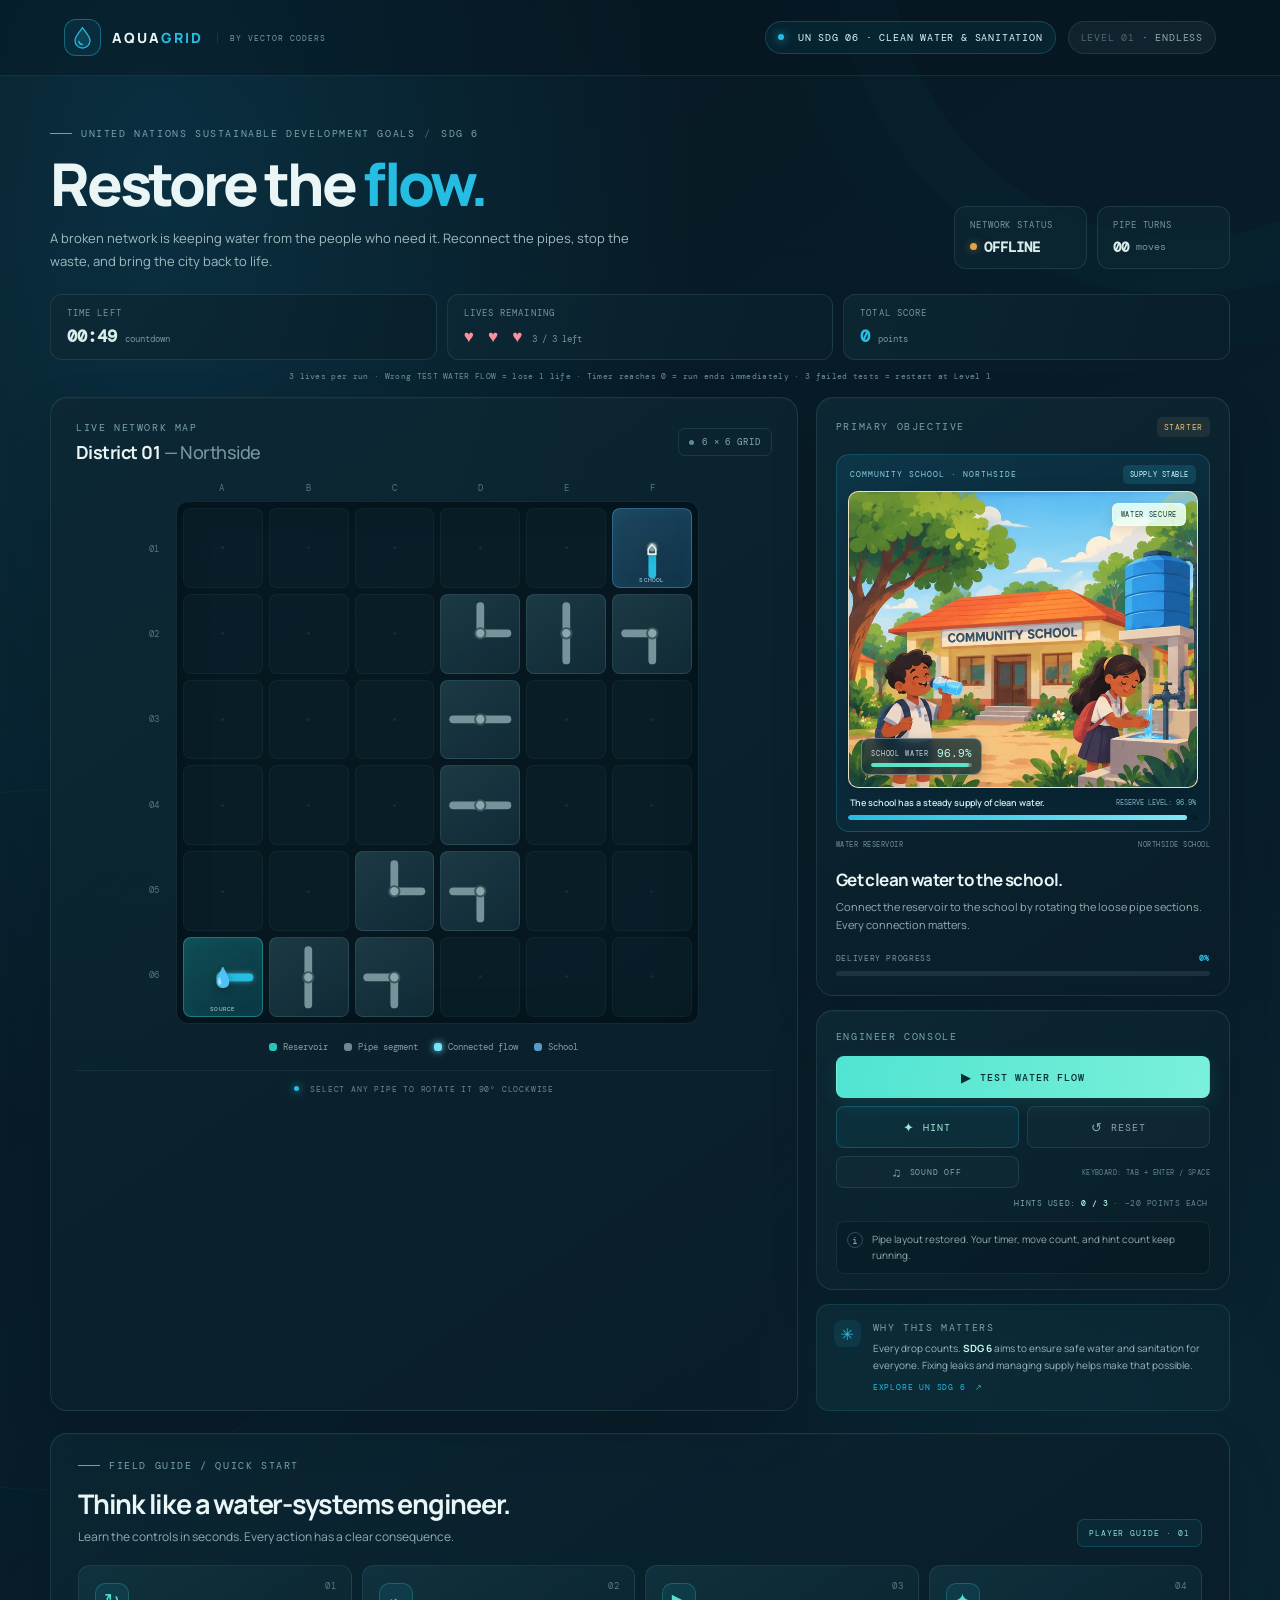
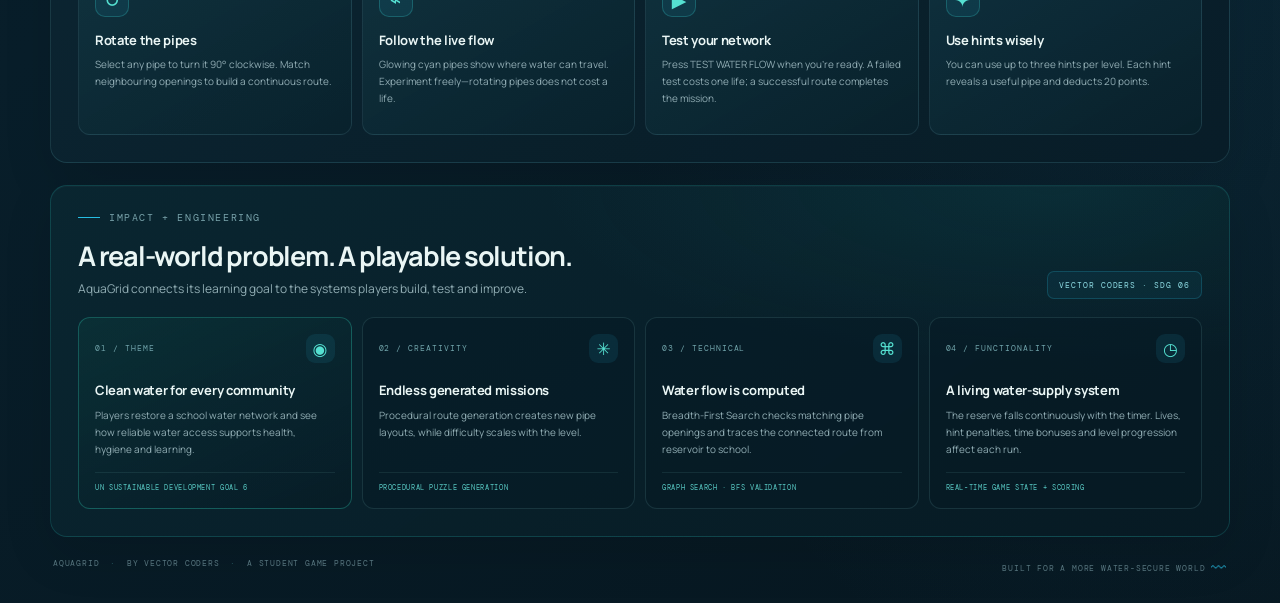
<file: index.html>
<!doctype html>
<html lang="en">
<head>
  <meta charset="utf-8">
  <meta name="viewport" content="width=device-width, initial-scale=1">
  <meta name="theme-color" content="#071b27">
  <meta name="description" content="AquaGrid by Vector Coders: an endless procedural water-network puzzle game inspired by UN Sustainable Development Goal 6.">
  <title>AquaGrid by Vector Coders — Restore the Flow</title>
  <link rel="preconnect" href="https://fonts.googleapis.com">
  <link rel="preconnect" href="https://fonts.gstatic.com" crossorigin>
  <link href="https://fonts.googleapis.com/css2?family=DM+Mono:wght@400;500&family=Manrope:wght@400;500;600;700;800&display=swap" rel="stylesheet">
  <link rel="stylesheet" href="style.css">
  <script src="game.js" defer></script>
</head>
<body>
  <div class="ambient ambient-one" aria-hidden="true"></div>
  <div class="ambient ambient-two" aria-hidden="true"></div>

  <header class="topbar">
    <a class="brand" href="#top" aria-label="AquaGrid home">
      <span class="brand-mark" aria-hidden="true">
        <svg viewBox="0 0 40 40" role="img"><path d="M20 4C15 12 8 18 8 25a12 12 0 0 0 24 0C32 18 25 12 20 4Z"/><path d="M14 26c.7 3.3 2.7 5 6 5"/></svg>
      </span>
      <span class="brand-name">AQUA<span>GRID</span></span>
      <span class="brand-credit">BY VECTOR CODERS</span>
    </a>
    <div class="topbar-right">
      <span class="sdg-pill"><span class="sdg-dot"></span> UN SDG 06 · CLEAN WATER & SANITATION</span>
      <span class="level-pill"><span id="level-number">LEVEL 01</span> · ENDLESS</span>
    </div>
  </header>

  <main id="top" class="page-shell">
    <section class="intro-row" aria-labelledby="game-title">
      <div class="intro-copy">
        <div class="eyebrow"><span class="eyebrow-line"></span> UNITED NATIONS SUSTAINABLE DEVELOPMENT GOALS <span class="eyebrow-separator">/</span> SDG 6</div>
        <h1 id="game-title">Restore the <span>flow.</span></h1>
        <p class="intro-text">A broken network is keeping water from the people who need it. Reconnect the pipes, stop the waste, and bring the city back to life.</p>
      </div>
      <div class="intro-stats" aria-label="Mission status">
        <div class="mini-stat">
          <span class="mini-stat-label">NETWORK STATUS</span>
          <span class="mini-stat-value"><i id="status-dot" class="status-dot"></i><b id="network-status">OFFLINE</b></span>
        </div>
        <div class="mini-stat">
          <span class="mini-stat-label">PIPE TURNS</span>
          <span class="mini-stat-value"><b id="turn-count">00</b><small> moves</small></span>
        </div>
      </div>
    </section>

    <section class="run-bar" aria-label="Run statistics">
      <div class="run-metric" id="timer-metric">
        <span class="run-metric-label">TIME LEFT</span>
        <span class="run-metric-value"><b id="time-left">00:50</b><small>countdown</small></span>
      </div>
      <div class="run-metric lives-metric">
        <span class="run-metric-label">LIVES REMAINING</span>
        <span class="run-metric-value"><b id="lives-left">♥ ♥ ♥</b><small id="lives-caption">3 / 3 left</small></span>
      </div>
      <div class="run-metric score-metric">
        <span class="run-metric-label">TOTAL SCORE</span>
        <span class="run-metric-value"><b id="total-score">0</b><small>points</small></span>
      </div>
    </section>
    <p class="run-rules-note">3 lives per run · Wrong TEST WATER FLOW = lose 1 life · Timer reaches 0 = run ends immediately · 3 failed tests = restart at Level 1</p>

    <section class="game-layout" aria-label="AquaGrid puzzle">
      <div class="board-panel panel">
        <div class="panel-heading">
          <div>
            <div class="section-kicker">LIVE NETWORK MAP</div>
            <h2><span id="district-number">District 01</span> <span class="muted-heading">— <span id="district-name">Northside</span></span></h2>
          </div>
          <div class="grid-tag"><span class="grid-tag-dot"></span> <span id="grid-size-label">6 × 6 GRID</span></div>
        </div>

        <div class="board-wrap">
          <div id="board-axis" class="board-axis axis-top" aria-hidden="true"></div>
          <div id="board-side-labels" class="board-side-labels" aria-hidden="true"></div>
          <div id="game-board" class="game-board" role="group" aria-label="Pipe puzzle grid. Select a pipe to rotate it clockwise."></div>
        </div>

        <div class="board-legend" aria-label="Map legend">
          <span><i class="legend-source"></i> Reservoir</span>
          <span><i class="legend-pipe"></i> Pipe segment</span>
          <span><i class="legend-flow"></i> Connected flow</span>
          <span><i class="legend-target"></i> School</span>
        </div>
        <div class="board-footnote"><span class="pulse-dot"></span> SELECT ANY PIPE TO ROTATE IT 90° CLOCKWISE</div>
      </div>

      <aside class="side-panel" aria-label="Mission controls and information">
        <section class="panel mission-card">
          <div class="card-topline"><span class="section-kicker">PRIMARY OBJECTIVE</span><span id="difficulty-tag" class="priority-tag">STARTER</span></div>
          <div class="school-scene scene-healthy" id="school-scene">
            <div class="school-scene-heading">
              <span class="scene-tag">COMMUNITY SCHOOL · NORTHSIDE</span>
              <span class="scene-status" id="school-status">SUPPLY STABLE</span>
            </div>
            <div class="school-art-frame" id="school-art-frame" role="img" aria-label="Community school with students using a clean-water station; the scene changes as the countdown falls.">
              <img class="school-illustration" id="school-illustration" data-scene="healthy" src="school-stable.webp" alt="A sunny illustrated community school with a full water tank and students using clean water" width="676" height="574">
              <div class="school-art-wash" aria-hidden="true"></div>
              <div class="school-art-dust" aria-hidden="true"></div>
              <div class="school-art-meter" aria-hidden="true">
                <span class="art-meter-label">SCHOOL WATER</span>
                <strong id="school-art-reserve">100%</strong>
                <span class="art-meter-track"><i id="school-art-reserve-fill"></i></span>
              </div>
              <div class="school-art-state" id="school-art-state">WATER SECURE</div>
            </div>
            <div class="school-scene-caption"><strong id="school-status-caption">Students have reliable access to clean water.</strong><span id="school-status-detail">RESERVE LEVEL: 100%</span></div>
            <div class="school-reserve-track"><div id="school-reserve-fill" class="school-reserve-fill"></div></div>
          </div>
          <div class="mission-route-labels"><span>WATER RESERVOIR</span><span id="goal-name">NORTHSIDE SCHOOL</span></div>
          <h3>Get clean water to the school.</h3>
          <p class="mission-description">Connect the reservoir to the school by rotating the loose pipe sections. Every connection matters.</p>
          <div class="objective-progress">
            <div class="progress-label"><span>DELIVERY PROGRESS</span><b id="progress-text">0%</b></div>
            <div class="progress-track"><div id="progress-bar" class="progress-fill"></div></div>
          </div>
        </section>

        <section class="panel controls-card">
          <div class="section-kicker">ENGINEER CONSOLE</div>
          <div class="control-buttons">
            <button id="check-button" class="button button-primary" type="button">
              <span class="button-symbol">▶</span> TEST WATER FLOW
            </button>
            <div class="button-row">
              <button id="hint-button" class="button button-secondary" type="button"><span class="button-symbol">✦</span> HINT</button>
              <button id="reset-button" class="button button-quiet" type="button"><span class="button-symbol">↺</span> RESET</button>
            </div>
            <div class="button-row utility-row">
              <button id="sound-button" class="button button-quiet sound-button" type="button" aria-pressed="false"><span class="button-symbol">♫</span> SOUND OFF</button>
              <span class="utility-note">KEYBOARD: TAB + ENTER / SPACE</span>
            </div>
            <div class="hint-usage" id="hint-usage" aria-live="polite">HINTS USED: <strong id="hint-count">0 / 3</strong> <span>· −20 POINTS EACH</span></div>
          </div>
          <div id="feedback" class="feedback" role="status" aria-live="polite">
            <span class="feedback-icon">i</span>
            <span id="feedback-text">The network is offline. Rotate the pipes to build a route.</span>
          </div>
        </section>

        <section class="insight-card">
          <div class="insight-icon" aria-hidden="true">✳</div>
          <div>
            <div class="section-kicker">WHY THIS MATTERS</div>
            <p>Every drop counts. <strong>SDG 6</strong> aims to ensure safe water and sanitation for everyone. Fixing leaks and managing supply helps make that possible.</p>
            <a href="https://sdgs.un.org/goals/goal6" target="_blank" rel="noreferrer">EXPLORE UN SDG 6 <span>↗</span></a>
          </div>
        </section>
      </aside>
    </section>

    <section class="demo-section" aria-labelledby="quickstart-title">
    <div class="demo-section-heading">
      <div>
        <div class="eyebrow"><span class="eyebrow-line"></span> FIELD GUIDE / QUICK START</div>
        <h2 id="quickstart-title">Think like a water-systems engineer.</h2>
        <p>Learn the controls in seconds. Every action has a clear consequence.</p>
      </div>
      <div class="demo-section-tag">PLAYER GUIDE · 01</div>
    </div>
    <div class="quickstart-grid">
      <article class="quickstart-card"><span class="step-number">01</span><div class="quick-icon">↻</div><h3>Rotate the pipes</h3><p>Select any pipe to turn it 90° clockwise. Match neighbouring openings to build a continuous route.</p></article>
      <article class="quickstart-card"><span class="step-number">02</span><div class="quick-icon">⌁</div><h3>Follow the live flow</h3><p>Glowing cyan pipes show where water can travel. Experiment freely—rotating pipes does not cost a life.</p></article>
      <article class="quickstart-card"><span class="step-number">03</span><div class="quick-icon">▶</div><h3>Test your network</h3><p>Press TEST WATER FLOW when you're ready. A failed test costs one life; a successful route completes the mission.</p></article>
      <article class="quickstart-card"><span class="step-number">04</span><div class="quick-icon">✦</div><h3>Use hints wisely</h3><p>You can use up to three hints per level. Each hint reveals a useful pipe and deducts 20 points.</p></article>
    </div>
  </section>

  <section class="proof-section" aria-labelledby="proof-title">
    <div class="demo-section-heading proof-heading">
      <div>
        <div class="eyebrow"><span class="eyebrow-line"></span> IMPACT + ENGINEERING</div>
        <h2 id="proof-title">A real-world problem. A playable solution.</h2>
        <p>AquaGrid connects its learning goal to the systems players build, test and improve.</p>
      </div>
      <div class="demo-section-tag">VECTOR CODERS · SDG 06</div>
    </div>
    <div class="proof-grid">
      <article class="proof-card proof-impact"><div class="proof-card-top"><span class="proof-index">01 / THEME</span><span class="proof-symbol">◉</span></div><h3>Clean water for every community</h3><p>Players restore a school water network and see how reliable water access supports health, hygiene and learning.</p><span class="proof-foot">UN SUSTAINABLE DEVELOPMENT GOAL 6</span></article>
      <article class="proof-card"><div class="proof-card-top"><span class="proof-index">02 / CREATIVITY</span><span class="proof-symbol">✳</span></div><h3>Endless generated missions</h3><p>Procedural route generation creates new pipe layouts, while difficulty scales with the level.</p><span class="proof-foot">PROCEDURAL PUZZLE GENERATION</span></article>
      <article class="proof-card"><div class="proof-card-top"><span class="proof-index">03 / TECHNICAL</span><span class="proof-symbol">⌘</span></div><h3>Water flow is computed</h3><p>Breadth-First Search checks matching pipe openings and traces the connected route from reservoir to school.</p><span class="proof-foot">GRAPH SEARCH · BFS VALIDATION</span></article>
      <article class="proof-card"><div class="proof-card-top"><span class="proof-index">04 / FUNCTIONALITY</span><span class="proof-symbol">◷</span></div><h3>A living water-supply system</h3><p>The reserve falls continuously with the timer. Lives, hint penalties, time bonuses and level progression affect each run.</p><span class="proof-foot">REAL-TIME GAME STATE + SCORING</span></article>
    </div>
  </section>

  <footer class="footer-row">
      <span>AQUAGRID <span class="footer-divider">·</span> BY VECTOR CODERS <span class="footer-divider">·</span> A STUDENT GAME PROJECT</span>
      <span>BUILT FOR A MORE WATER-SECURE WORLD <span class="footer-wave">〰</span></span>
    </footer>
  </main>

  <div id="success-modal" class="modal-backdrop" hidden>
    <section class="success-modal" role="dialog" aria-modal="true" aria-labelledby="success-title">
      <div class="success-burst" aria-hidden="true">✓</div>
      <div class="section-kicker">MISSION COMPLETE</div>
      <h2 id="success-title">The water is flowing!</h2>
      <p id="success-description">You reconnected the network and delivered clean water to the school. A smarter network means less waste and a stronger community.</p>
      <div class="result-stats">
        <div><span>PIPE TURNS</span><b id="final-turns">0</b></div>
        <div><span>TIME BONUS</span><b id="final-time-bonus">0</b></div>
        <div><span>LEVEL POINTS</span><b id="final-level-score">0</b></div>
        <div><span>TOTAL SCORE</span><b id="final-total-score">0</b></div>
      </div>
      <button id="play-again-button" class="button button-primary" type="button">NEXT LEVEL <span class="button-symbol">→</span></button>
    </section>
  </div>

  <div id="game-over-modal" class="modal-backdrop" hidden>
    <section class="success-modal gameover-modal" role="dialog" aria-modal="true" aria-labelledby="game-over-title">
      <div class="success-burst gameover-burst" aria-hidden="true">!</div>
      <div class="section-kicker">RUN OVER</div>
      <h2 id="game-over-title">The network went dry.</h2>
      <p id="game-over-description">The run has ended. Restart from Level 1 with three fresh lives.</p>
      <div class="result-stats gameover-stats">
        <div><span>LEVEL REACHED</span><b id="game-over-level">1</b></div>
        <div><span>FINAL SCORE</span><b id="game-over-score">0</b></div>
      </div>
      <button id="restart-run-button" class="button button-primary" type="button">RESTART FROM LEVEL 1 <span class="button-symbol">↻</span></button>
    </section>
  </div>
</body>
</html>
</file>
<file: style.css>
:root {
  color-scheme: dark;
  --bg: #071923;
  --panel: rgba(12, 37, 49, 0.88);
  --panel-strong: #0c2632;
  --line: rgba(151, 201, 210, 0.13);
  --text: #eaf6f5;
  --muted: #89a6ad;
  --teal: #26bde2;
  --teal-bright: #69d8f2;
  --blue: #26bde2;
  --pipe: #647d85;
  --pipe-dark: #314e59;
  --mono: "DM Mono", monospace;
  --sans: "Manrope", system-ui, sans-serif;
}

* { box-sizing: border-box; }
html { min-width: 320px; background: var(--bg); }
body {
  margin: 0;
  min-height: 100vh;
  overflow-x: hidden;
  color: var(--text);
  font-family: var(--sans);
  background:
    radial-gradient(ellipse at 12% 8%, rgba(20, 133, 180, .20), transparent 34%),
    radial-gradient(ellipse at 92% 72%, rgba(32, 115, 155, .13), transparent 34%),
    linear-gradient(145deg, #071923 0%, #081e2a 54%, #071720 100%);
}
button { font: inherit; }
.ambient { position: fixed; pointer-events: none; border: 1px solid rgba(38, 189, 226, .06); border-radius: 50%; z-index: 0; }
.ambient-one { width: 580px; height: 580px; top: -340px; right: -190px; box-shadow: 0 0 0 55px rgba(38,189,226,.015), 0 0 0 110px rgba(38,189,226,.012); }
.ambient-two { width: 700px; height: 700px; bottom: -590px; left: -310px; box-shadow: 0 0 0 65px rgba(38,189,226,.012); }
.topbar, .page-shell { position: relative; z-index: 1; }
.topbar { height: 76px; padding: 0 max(5vw, 24px); display: flex; align-items: center; justify-content: space-between; border-bottom: 1px solid rgba(148, 197, 204, .11); background: rgba(5, 20, 29, .42); }
.brand { display: inline-flex; align-items: center; gap: 11px; text-decoration: none; color: var(--text); }
.brand-mark { display: grid; place-items: center; width: 37px; height: 37px; border: 1px solid rgba(38, 189, 226, .42); border-radius: 12px; background: rgba(38, 189, 226, .08); }
.brand-mark svg { width: 25px; fill: rgba(38,189,226,.17); stroke: var(--teal); stroke-width: 2; stroke-linecap: round; stroke-linejoin: round; }
.brand-name { font-weight: 800; letter-spacing: .15em; font-size: 14px; }
.brand-name span { color: var(--teal); }
.brand-credit { align-self: center; margin-left: 3px; padding-left: 12px; border-left: 1px solid var(--line); color: #79979e; font: 8px var(--mono); letter-spacing: .13em; white-space: nowrap; }
.topbar-right { display: flex; align-items: center; gap: 12px; }
.sdg-pill, .level-pill { font: 10px var(--mono); letter-spacing: .08em; padding: 9px 12px; border-radius: 30px; }
.sdg-pill { color: #d7f7ff; border: 1px solid rgba(38,189,226,.24); background: rgba(38,189,226,.07); }
.sdg-dot { display: inline-block; width: 6px; height: 6px; margin: 0 7px 1px 0; border-radius: 50%; background: var(--teal); box-shadow: 0 0 10px var(--teal); }
.level-pill { color: #91aab0; background: rgba(137,166,173,.08); border: 1px solid var(--line); }
.level-pill span { opacity: .5; }
.page-shell { width: min(1180px, calc(100% - 48px)); margin: 0 auto; padding: 51px 0 25px; }
.intro-row { display: flex; align-items: end; justify-content: space-between; gap: 30px; margin-bottom: 31px; }
.eyebrow, .section-kicker { color: #78a2aa; font: 10px var(--mono); letter-spacing: .16em; }
.eyebrow { display: flex; align-items: center; gap: 9px; margin-bottom: 13px; }
.eyebrow-line { width: 22px; height: 1px; background: var(--teal); }
.eyebrow-separator { color: #47636b; }
h1 { margin: 0; font-size: clamp(39px, 5vw, 59px); letter-spacing: -.055em; line-height: 1.04; font-weight: 800; }
h1 span { color: var(--teal); }
.intro-text { max-width: 600px; margin: 13px 0 0; color: #a2bbc0; font-size: 13px; line-height: 1.75; }
.intro-stats { display: flex; gap: 10px; padding-bottom: 4px; }
.run-bar { display: grid; grid-template-columns: repeat(3, minmax(0, 1fr)); gap: 10px; margin: -10px 0 18px; }
.run-metric { min-width: 0; padding: 12px 16px; border: 1px solid var(--line); border-radius: 12px; background: linear-gradient(110deg, rgba(13,41,53,.78), rgba(9,31,42,.78)); }
.run-metric-label { display: block; margin-bottom: 6px; color: #78969e; font: 9px var(--mono); letter-spacing: .12em; }
.run-metric-value { display: flex; align-items: baseline; gap: 8px; color: #d9eeeb; font: 17px var(--mono); }
.run-metric-value small { color: #78969e; font-size: 9px; }
.lives-metric .run-metric-value b { color: #ff8f9c; letter-spacing: .12em; }
.score-metric .run-metric-value b { color: var(--teal); }
.run-metric.timer-warning { border-color: rgba(245,126,105,.5); background: rgba(88,34,33,.28); animation: timer-pulse 1s ease-in-out infinite alternate; }
.run-metric.timer-warning .run-metric-value b { color: #ff9b83; }
.run-rules-note { margin: -7px 0 16px; color: #6f9299; font: 8px var(--mono); letter-spacing: .04em; text-align: center; }
@keyframes timer-pulse { from { box-shadow: 0 0 0 rgba(255,125,105,0); } to { box-shadow: 0 0 18px rgba(255,125,105,.12); } }
.mini-stat { min-width: 133px; padding: 12px 15px; border: 1px solid var(--line); border-radius: 12px; background: rgba(13, 41, 53, .62); }
.mini-stat-label { display: block; margin-bottom: 7px; color: #78969e; font: 9px var(--mono); letter-spacing: .1em; }
.mini-stat-value { display: flex; align-items: center; gap: 7px; font: 14px var(--mono); color: #d9eeeb; }
.mini-stat-value small { color: #78969e; font-size: 10px; }
.status-dot { width: 7px; height: 7px; border-radius: 50%; background: #e3a34c; box-shadow: 0 0 9px rgba(227,163,76,.5); }
.status-dot.online { background: var(--teal); box-shadow: 0 0 10px var(--teal); }
.game-layout { display: grid; grid-template-columns: minmax(0, 1.48fr) minmax(310px, .82fr); gap: 18px; align-items: stretch; }
.panel { border: 1px solid var(--line); border-radius: 17px; background: linear-gradient(145deg, rgba(13,40,52,.94), rgba(9,30,41,.94)); box-shadow: 0 18px 50px rgba(0,0,0,.12), inset 0 1px rgba(255,255,255,.025); }
.board-panel { padding: 23px 25px 18px; }
.panel-heading { display: flex; align-items: center; justify-content: space-between; margin-bottom: 18px; }
.panel-heading h2 { margin: 6px 0 0; font-size: 18px; letter-spacing: -.03em; }
.muted-heading { color: #78969e; font-weight: 500; }
.grid-tag { display: flex; align-items: center; gap: 8px; padding: 7px 10px; border: 1px solid var(--line); border-radius: 7px; color: #8eabb1; font: 9px var(--mono); letter-spacing: .1em; }
.grid-tag-dot { width: 5px; height: 5px; border-radius: 50%; background: #5b8d9a; }
.board-wrap { position: relative; width: min(100%, 550px); margin: 0 auto; padding: 19px 0 0 27px; }
.board-axis { display: grid; grid-template-columns: repeat(6, 1fr); gap: 6px; padding: 0 6px; color: #567680; font: 9px var(--mono); text-align: center; }
.axis-top { position: absolute; top: 0; left: 27px; right: 0; }
.board-side-labels { position: absolute; top: 24px; bottom: 6px; left: 0; display: flex; flex-direction: column; justify-content: space-around; color: #567680; font: 9px var(--mono); }
.game-board { display: grid; grid-template-columns: repeat(6, minmax(0, 1fr)); gap: 6px; aspect-ratio: 1; width: 100%; padding: 6px; border: 1px solid rgba(115,170,181,.13); border-radius: 12px; background: rgba(5,20,28,.72); box-shadow: inset 0 0 35px rgba(0,0,0,.23); }
.cell { position: relative; display: grid; place-items: center; min-width: 0; border: 1px solid rgba(102,151,162,.075); border-radius: 8px; background: rgba(22,54,66,.23); }
.cell.empty::after { content: ""; width: 3px; height: 3px; border-radius: 50%; background: rgba(126,166,174,.12); }
.cell.pipe { padding: 0; cursor: pointer; border-color: rgba(130,177,186,.16); background: linear-gradient(145deg, rgba(39,74,85,.68), rgba(19,48,60,.8)); transition: background .18s, border-color .18s, transform .18s, box-shadow .18s; }
.cell.pipe:hover { border-color: rgba(38,189,226,.65); background: rgba(36,87,96,.65); transform: translateY(-1px); }
.cell.pipe:focus-visible { outline: 2px solid var(--teal); outline-offset: 2px; }
.cell.pipe.is-wet { border-color: rgba(38,189,226,.42); background: linear-gradient(145deg, rgba(25,102,109,.55), rgba(15,64,76,.8)); box-shadow: inset 0 0 17px rgba(38,189,226,.10), 0 0 11px rgba(38,189,226,.07); }
.cell.pipe.hinted { outline: 2px solid #efbf65; outline-offset: 1px; box-shadow: 0 0 17px rgba(239,191,101,.16); }
.cell.decoy-pipe { opacity: .72; }
.cell.decoy-pipe:hover { opacity: 1; }
.cell.source, .cell.goal { border: 1px solid rgba(65,225,207,.35); background: linear-gradient(145deg, rgba(20,102,108,.7), rgba(12,56,70,.9)); box-shadow: inset 0 0 15px rgba(38,189,226,.08); }
.cell.goal { border-color: rgba(94,169,222,.38); background: linear-gradient(145deg, rgba(39,91,122,.7), rgba(18,53,76,.9)); }
.cell-icon { position: absolute; z-index: 2; font-size: clamp(13px, 2vw, 19px); filter: drop-shadow(0 2px 4px rgba(0,0,0,.35)); }
.cell-label { position: absolute; bottom: 3px; left: 0; right: 0; overflow: hidden; color: #b7dcd8; font: 6px var(--mono); letter-spacing: .03em; text-align: center; white-space: nowrap; }
.goal .cell-label { color: #b9d9f0; }
.pipe-svg { display: block; width: 83%; height: 83%; overflow: visible; }
.pipe-svg line { stroke: #77939a; stroke-width: 12; stroke-linecap: round; transition: stroke .2s, filter .2s; }
.pipe-svg circle { fill: #8da7ab; stroke: #385761; stroke-width: 3; }
.is-wet .pipe-svg line { stroke: #75e4f8; filter: drop-shadow(0 0 4px rgba(117,228,248,.56)); }
.is-wet .pipe-svg circle { fill: #b6fff6; stroke: #36aeb0; }
.source .pipe-svg line, .goal .pipe-svg line { stroke: #26bde2; }
.board-legend { display: flex; flex-wrap: wrap; justify-content: center; gap: 16px; margin-top: 17px; color: #839fa5; font: 9px var(--mono); }
.board-legend span { display: inline-flex; align-items: center; gap: 6px; }
.board-legend i { display: inline-block; width: 8px; height: 8px; border-radius: 3px; }
.legend-source { background: #2ac3b7; }.legend-pipe { background: #6f8990; }.legend-flow { background: #75e4f8; box-shadow: 0 0 7px #75e4f8; }.legend-target { background: #579bc9; }
.board-footnote { margin-top: 17px; padding-top: 13px; border-top: 1px solid rgba(151,201,210,.08); color: #69878e; font: 8px var(--mono); letter-spacing: .1em; text-align: center; }
.pulse-dot { display: inline-block; width: 5px; height: 5px; margin: 0 6px 1px 0; border-radius: 50%; background: var(--teal); box-shadow: 0 0 8px var(--teal); }
.side-panel { display: flex; flex-direction: column; gap: 14px; }
.mission-card, .controls-card { padding: 19px; }
.card-topline { display: flex; justify-content: space-between; align-items: center; }
.priority-tag { padding: 5px 7px; border-radius: 5px; color: #e6bd77; background: rgba(230,189,119,.09); font: 8px var(--mono); letter-spacing: .08em; }
.mission-icon-row { display: flex; align-items: center; justify-content: center; gap: 24px; padding: 20px 0 7px; }
.mission-icon { display: grid; place-items: center; width: 65px; height: 58px; border: 1px solid rgba(38,189,226,.2); border-radius: 12px; background: rgba(38,189,226,.055); }
.mission-icon svg { width: 40px; fill: rgba(38,189,226,.1); stroke: var(--teal); stroke-width: 1.8; stroke-linecap: round; stroke-linejoin: round; }
.school-icon { border-color: rgba(91,164,217,.25); background: rgba(91,164,217,.07); }
.school-icon svg { fill: rgba(91,164,217,.12); stroke: #79b9e6; }
.mission-arrow { color: #54818a; font-size: 22px; }
.mission-route-labels { display: flex; justify-content: space-between; color: #719097; font: 7px var(--mono); letter-spacing: .07em; }
.mission-card h3 { margin: 19px 0 7px; font-size: 17px; letter-spacing: -.035em; }
.mission-description { margin: 0; color: #94adb3; font-size: 11px; line-height: 1.7; }
.objective-progress { margin-top: 18px; }
.progress-label { display: flex; justify-content: space-between; margin-bottom: 8px; color: #78979d; font: 8px var(--mono); letter-spacing: .08em; }
.progress-label b { color: var(--teal); }
.progress-track { height: 5px; border-radius: 10px; overflow: hidden; background: rgba(116,157,165,.16); }
.progress-fill { width: 0; height: 100%; border-radius: inherit; background: linear-gradient(90deg, #1db6ac, #63f1dc); box-shadow: 0 0 10px rgba(38,189,226,.5); transition: width .35s ease; }
.controls-card { padding-bottom: 15px; }
.control-buttons { display: grid; gap: 8px; margin-top: 13px; }
.button { display: inline-flex; align-items: center; justify-content: center; gap: 9px; min-height: 42px; padding: 0 14px; border: 1px solid transparent; border-radius: 8px; cursor: pointer; font: 10px var(--mono); letter-spacing: .1em; transition: transform .16s, background .16s, border-color .16s, opacity .16s; }
.button:hover { transform: translateY(-1px); }.button:active { transform: translateY(0); }.button:focus-visible { outline: 2px solid var(--teal); outline-offset: 3px; }
.button:disabled { cursor: not-allowed; opacity: .45; transform: none; }
.button-primary { color: #042c31; background: linear-gradient(100deg, #50e4d2, #7af0d9); box-shadow: 0 5px 20px rgba(60,218,199,.12); font-weight: 500; }
.button-primary:hover { background: linear-gradient(100deg, #70f1e0, #a0f8df); }
.button-secondary { color: #a8e5dc; border-color: rgba(38,189,226,.25); background: rgba(38,189,226,.07); }
.button-secondary:hover { background: rgba(38,189,226,.13); }
.button-quiet { color: #8ca5aa; border-color: var(--line); background: rgba(116,157,165,.045); }
.button-quiet:hover { background: rgba(116,157,165,.1); }
.button-symbol { font-size: 13px; letter-spacing: 0; }
.button-row { display: grid; grid-template-columns: 1fr 1fr; gap: 8px; }
.feedback { display: flex; align-items: flex-start; gap: 9px; margin-top: 13px; padding: 10px; border: 1px solid rgba(120,163,171,.13); border-radius: 8px; background: rgba(4,20,28,.3); color: #91aaaf; font-size: 10px; line-height: 1.55; }
.feedback-icon { display: grid; flex: 0 0 16px; place-items: center; width: 16px; height: 16px; border: 1px solid rgba(114,163,172,.35); border-radius: 50%; color: #9ab7bd; font: 10px var(--mono); }
.feedback.success { border-color: rgba(38,189,226,.32); color: #b7eee5; }.feedback.success .feedback-icon { border-color: var(--teal); color: var(--teal); }
.feedback.warning { border-color: rgba(239,191,101,.25); color: #e7c995; }.feedback.warning .feedback-icon { border-color: #e7c995; color: #e7c995; }
.insight-card { display: flex; gap: 12px; padding: 15px 17px; border: 1px solid rgba(73,163,176,.17); border-radius: 13px; background: linear-gradient(110deg, rgba(19,77,85,.25), rgba(11,42,53,.52)); }
.insight-icon { display: grid; flex: 0 0 27px; place-items: center; width: 27px; height: 27px; border-radius: 8px; color: var(--teal); background: rgba(38,189,226,.1); }
.insight-card .section-kicker { margin: 1px 0 6px; }
.insight-card p { margin: 0; color: #9cb6ba; font-size: 10px; line-height: 1.65; }
.insight-card strong { color: #c6f6ec; }
.insight-card a { display: inline-block; margin-top: 9px; color: var(--teal); text-decoration: none; font: 8px var(--mono); letter-spacing: .1em; }
.insight-card a:hover { color: #a0fff1; }.insight-card a span { margin-left: 4px; }
.footer-row { display: flex; justify-content: space-between; gap: 20px; padding: 21px 3px 0; color: #56747d; font: 8px var(--mono); letter-spacing: .1em; }
.footer-divider { margin: 0 5px; color: #2d626a; }.footer-wave { color: var(--teal); font-size: 15px; vertical-align: -2px; }
.modal-backdrop { position: fixed; inset: 0; z-index: 10; display: grid; place-items: center; padding: 20px; background: rgba(2,12,18,.78); backdrop-filter: blur(8px); }
.modal-backdrop[hidden] { display: none; }
.success-modal { width: min(420px, 100%); padding: 32px; border: 1px solid rgba(38,189,226,.35); border-radius: 18px; background: linear-gradient(145deg, #103744, #091e29); box-shadow: 0 25px 90px rgba(0,0,0,.5), 0 0 45px rgba(38,189,226,.08); text-align: center; animation: modal-in .28s ease-out; }
@keyframes modal-in { from { opacity: 0; transform: translateY(12px) scale(.98); } to { opacity: 1; transform: translateY(0) scale(1); } }
.success-burst { display: grid; place-items: center; width: 54px; height: 54px; margin: 0 auto 17px; border: 1px solid rgba(38,189,226,.45); border-radius: 50%; color: #062b31; background: var(--teal); box-shadow: 0 0 30px rgba(38,189,226,.25); font-size: 25px; }
.success-modal h2 { margin: 9px 0; font-size: 27px; letter-spacing: -.05em; }.success-modal p { color: #a4bec1; font-size: 12px; line-height: 1.75; }
.result-stats { display: grid; grid-template-columns: 1fr 1fr; gap: 9px; margin: 21px 0; }
.result-stats div { padding: 12px; border: 1px solid var(--line); border-radius: 9px; background: rgba(3,20,28,.3); }
.result-stats span { display: block; margin-bottom: 5px; color: #77949c; font: 8px var(--mono); letter-spacing: .1em; }.result-stats b { color: var(--teal); font: 21px var(--mono); }
.success-modal .button { width: 100%; }
.result-stats { grid-template-columns: repeat(2, minmax(0, 1fr)); }
.gameover-modal { border-color: rgba(245,126,105,.38); }
.gameover-burst { color: #351311; background: #ff9b83; border-color: rgba(255,155,131,.55); box-shadow: 0 0 30px rgba(255,125,105,.2); }
.gameover-modal .result-stats b { color: #ffad98; }

@media (max-width: 900px) {
  .intro-row { align-items: flex-start; flex-direction: column; }
  .intro-stats { width: 100%; }.mini-stat { flex: 1; }
  .run-bar { margin-top: -7px; }
  .game-layout { grid-template-columns: minmax(0, 1fr); }
  .side-panel { display: grid; grid-template-columns: 1fr 1fr; align-items: start; }
  .insight-card { grid-column: 1 / -1; }
}
@media (max-width: 580px) {
  .topbar { height: 64px; padding: 0 17px; }.brand-credit { font-size: 7px; padding-left: 8px; }.sdg-pill { display: none; }.page-shell { width: calc(100% - 28px); padding-top: 33px; }
  .intro-row { gap: 18px; margin-bottom: 21px; }.intro-text { font-size: 12px; }.intro-stats { gap: 7px; }.mini-stat { min-width: 0; padding: 10px; }.mini-stat-label { font-size: 8px; }
  .run-bar { gap: 7px; margin: -5px 0 14px; }.run-rules-note { margin: -4px 0 13px; font-size: 7px; line-height: 1.6; }.run-metric { padding: 10px 9px; }.run-metric-label { font-size: 7px; letter-spacing: .08em; }.run-metric-value { gap: 5px; font-size: 14px; }.run-metric-value small { font-size: 7px; }
  .result-stats { gap: 7px; }.success-modal { padding: 24px 19px; }
  .board-panel { padding: 17px 12px 14px; }.panel-heading { padding: 0 4px; }.panel-heading h2 { font-size: 16px; }.grid-tag { font-size: 8px; }
  .board-wrap { padding-left: 21px; }.axis-top { left: 21px; }.board-axis { gap: 4px; padding: 0 4px; }.board-side-labels { font-size: 8px; }.game-board { gap: 4px; padding: 4px; }.cell { border-radius: 6px; }.cell-label { font-size: 5px; bottom: 2px; }
  .board-legend { gap: 10px; font-size: 8px; }.board-footnote { font-size: 7px; }
  .side-panel { display: flex; }.mission-card, .controls-card { padding: 16px; }.footer-row { flex-direction: column; gap: 8px; font-size: 7px; }
}
@media (prefers-reduced-motion: reduce) { *, *::before, *::after { scroll-behavior: auto !important; animation-duration: .01ms !important; transition-duration: .01ms !important; } }


/* UN SDG 6 community-school illustration and countdown-responsive condition */
.school-scene {
  margin: 17px 0 8px;
  padding: 10px 11px 11px;
  overflow: hidden;
  border: 1px solid rgba(38,189,226,.24);
  border-radius: 13px;
  background: linear-gradient(145deg, rgba(16,75,101,.42), rgba(8,39,55,.62));
  transition: border-color .45s, background .45s, box-shadow .45s;
}
.school-scene-heading { display:flex; align-items:center; justify-content:space-between; gap:8px; margin:0 2px 7px; }
.scene-tag { color:#8bcfe3; font:8px var(--mono); letter-spacing:.12em; }
.scene-status { padding:5px 7px; border-radius:5px; color:#d4f8ff; background:rgba(38,189,226,.16); font:7px var(--mono); letter-spacing:.08em; transition:color .35s, background .35s; }
.school-art-frame {
  position: relative;
  width: 100%;
  aspect-ratio: 1.18 / 1;
  overflow: hidden;
  isolation: isolate;
  border: 1px solid rgba(255,255,255,.13);
  border-radius: 10px;
  background: #f0d9bd;
  box-shadow: 0 8px 24px rgba(0,0,0,.16);
}
.school-illustration {
  display: block;
  width: 100%;
  height: 100%;
  object-fit: cover;
  object-position: center center;
  transform: scale(1.005);
  filter: none;
  opacity: 1;
  transition: opacity .45s ease, transform 1.2s ease;
  animation: school-art-breathe 12s ease-in-out infinite alternate;
}
@keyframes school-art-breathe { from { transform: scale(1.005) translateY(0); } to { transform: scale(1.025) translateY(-.4%); } }
.school-illustration.is-switching { opacity: .12; transform: scale(1.02); }
.school-art-wash {
  position: absolute;
  inset: 0;
  z-index: 1;
  pointer-events: none;
  opacity: 0;
  background: linear-gradient(180deg,rgba(255,211,133,.05),rgba(176,92,42,.12));
  transition: opacity 1.1s ease, background 1.1s ease;
}
.school-art-dust {
  position: absolute;
  inset: auto 0 0;
  z-index: 2;
  height: 0;
  pointer-events: none;
  opacity: 0;
  background: linear-gradient(0deg,rgba(143,91,49,.38),transparent);
  transition: height 1.2s ease, opacity 1.2s ease;
}
.school-art-meter {
  position: absolute;
  z-index: 3;
  left: 12px;
  bottom: 12px;
  display: grid;
  grid-template-columns: auto auto;
  align-items: center;
  gap: 3px 8px;
  min-width: 112px;
  padding: 7px 9px;
  border: 1px solid rgba(255,255,255,.33);
  border-radius: 8px;
  color: #fff;
  background: rgba(13,45,54,.78);
  box-shadow: 0 3px 12px rgba(0,0,0,.16);
  backdrop-filter: blur(5px);
}
.art-meter-label { color: rgba(255,255,255,.78); font: 7px var(--mono); letter-spacing: .12em; }
.school-art-meter strong { justify-self: end; color: #b9fff0; font: 11px var(--mono); }
.art-meter-track { grid-column: 1 / -1; display: block; height: 4px; overflow: hidden; border-radius: 9px; background: rgba(255,255,255,.24); }
.art-meter-track i { display: block; width: 100%; height: 100%; border-radius: inherit; background: #5ce2c6; box-shadow: 0 0 8px rgba(92,226,198,.55); transition: width .28s linear, background .5s ease; }
.school-art-state {
  position: absolute;
  z-index: 3;
  top: 11px;
  right: 11px;
  padding: 6px 8px;
  border: 1px solid rgba(255,255,255,.38);
  border-radius: 6px;
  color: #153a34;
  background: rgba(236,255,245,.88);
  font: 7px var(--mono);
  letter-spacing: .1em;
  box-shadow: 0 3px 12px rgba(0,0,0,.1);
  transition: color .5s, background .5s;
}
.school-scene-caption { display:flex; align-items:center; justify-content:space-between; gap:8px; margin:8px 2px 6px; }
.school-scene-caption strong { color:#d8f5fc; font-size:9px; font-weight:600; }
.school-scene-caption span { color:#7fb9c8; font:7px var(--mono); white-space:nowrap; }
.school-reserve-track { height:5px; overflow:hidden; border-radius:9px; background:rgba(7,22,33,.45); }
.school-reserve-fill { width:100%; height:100%; border-radius:inherit; background:linear-gradient(90deg,#26bde2,#82e7f5); box-shadow:0 0 10px rgba(38,189,226,.35); transition:width .28s linear, background .5s; }
.scene-strained { border-color:rgba(232,184,91,.42); background:linear-gradient(145deg,rgba(91,75,43,.28),rgba(27,42,49,.72)); }
.scene-strained .school-illustration { filter:none; }
.scene-strained .school-art-wash { opacity:.035; background:linear-gradient(180deg,rgba(248,203,121,.08),rgba(176,113,45,.12)); }
.scene-strained .school-art-state { color:#4b3517; background:rgba(255,224,160,.94); }
.scene-strained .art-meter-track i { background:#e6bd66; }
.scene-critical { border-color:rgba(238,145,89,.58); background:linear-gradient(145deg,rgba(90,51,38,.34),rgba(37,33,39,.82)); box-shadow:0 0 23px rgba(238,145,89,.08); }
.scene-critical .school-illustration { filter:none; }
.scene-critical .school-art-wash { opacity:.04; background:linear-gradient(180deg,rgba(238,168,100,.08),rgba(105,58,36,.12)); }
.scene-critical .school-art-dust { height:9%; opacity:.22; }
.scene-critical .school-art-state { color:#542b1c; background:rgba(255,197,151,.95); }
.scene-critical .art-meter-track i { background:#e79663; }
.scene-empty { border-color:rgba(242,112,91,.72); background:linear-gradient(145deg,rgba(79,39,38,.52),rgba(30,27,34,.9)); box-shadow:0 0 28px rgba(242,112,91,.12); }
.scene-empty .school-illustration { filter:none; }
.scene-empty .school-art-wash { opacity:.12; background:linear-gradient(180deg,rgba(70,66,61,.08),rgba(37,29,29,.28)); }
.scene-empty .school-art-dust { height:14%; opacity:.35; }
.scene-empty .school-art-state { color:#fff0eb; background:rgba(133,52,44,.94); border-color:rgba(255,220,210,.36); }
.scene-empty .art-meter-track i { background:#df796b; }
.hint-usage { display:flex; justify-content:flex-end; align-items:center; gap:5px; margin:2px 2px 0; color:#82a7ae; font:8px var(--mono); letter-spacing:.07em; }
.hint-usage strong { color:#b9fff0; font-weight:500; }
.hint-usage span { color:#63848b; }
.hint-usage.hint-limit-reached strong, .hint-usage.hint-limit-reached span { color:#edb77d; }
#hint-button:disabled { opacity:.45; cursor:not-allowed; }
@media (max-width:580px) {
  .school-scene { margin-top:14px; padding:8px; }
  .school-art-frame { aspect-ratio: 1.18 / 1; }
  .school-art-meter { left:8px; bottom:8px; transform:scale(.9); transform-origin:bottom left; }
  .school-art-state { top:8px; right:8px; font-size:6px; }
  .school-scene-caption { align-items:flex-start; flex-direction:column; gap:4px; }
}


/* Judging-focused demo presentation: clear onboarding, visible engineering evidence, and polished responsive cards. */
.demo-section, .proof-section {
  margin-top: 22px;
  padding: 25px 27px 27px;
  border: 1px solid rgba(105, 190, 200, .17);
  border-radius: 17px;
  background: linear-gradient(145deg, rgba(12, 39, 51, .88), rgba(8, 28, 39, .88));
  box-shadow: 0 18px 50px rgba(0,0,0,.11), inset 0 1px rgba(255,255,255,.025);
}
.demo-section-heading { display:flex; align-items:flex-end; justify-content:space-between; gap:18px; margin-bottom:18px; }
.demo-section-heading h2 { margin:7px 0 5px; font-size:clamp(20px,2.6vw,27px); letter-spacing:-.045em; }
.demo-section-heading p { margin:0; color:#91adb4; font-size:12px; line-height:1.65; }
.demo-section-tag { flex:0 0 auto; padding:8px 11px; border:1px solid rgba(38,189,226,.21); border-radius:7px; color:#8edce4; background:rgba(38,189,226,.06); font:8px var(--mono); letter-spacing:.12em; }
.quickstart-grid { display:grid; grid-template-columns:repeat(4,minmax(0,1fr)); gap:10px; }
.quickstart-card { position:relative; min-height:170px; padding:17px 16px 16px; border:1px solid rgba(122,178,188,.14); border-radius:12px; background:linear-gradient(150deg,rgba(20,59,72,.62),rgba(9,34,45,.72)); transition:transform .18s,border-color .18s,background .18s; }
.quickstart-card:hover { transform:translateY(-3px); border-color:rgba(64,211,207,.45); background:linear-gradient(150deg,rgba(23,73,84,.75),rgba(9,39,50,.82)); }
.step-number { position:absolute; top:14px; right:14px; color:#567b84; font:9px var(--mono); letter-spacing:.1em; }
.quick-icon { display:grid; place-items:center; width:34px; height:34px; margin-bottom:14px; border:1px solid rgba(56,211,207,.25); border-radius:10px; color:#55e0d1; background:rgba(38,189,226,.09); font-size:19px; }
.quickstart-card h3, .proof-card h3 { margin:0 0 7px; font-size:13px; letter-spacing:-.025em; }
.quickstart-card p, .proof-card p { margin:0; color:#91adb4; font-size:10px; line-height:1.7; }
.proof-section { border-color:rgba(43,190,187,.2); background:radial-gradient(ellipse at 85% 0%,rgba(29,147,145,.12),transparent 36%),linear-gradient(145deg,rgba(10,39,49,.94),rgba(7,26,36,.96)); }
.proof-grid { display:grid; grid-template-columns:repeat(4,minmax(0,1fr)); gap:10px; }
.proof-card { min-height:185px; display:flex; flex-direction:column; padding:16px; border:1px solid rgba(112,177,183,.16); border-radius:12px; background:rgba(7,27,37,.52); }
.proof-card-top { display:flex; align-items:center; justify-content:space-between; margin-bottom:18px; }
.proof-index { color:#70a3aa; font:8px var(--mono); letter-spacing:.12em; }
.proof-symbol { display:grid; place-items:center; width:29px; height:29px; border-radius:9px; color:#55e0d1; background:rgba(38,189,226,.1); font-size:17px; }
.proof-card h3 { font-size:13px; line-height:1.45; }
.proof-card p { flex:1; }
.proof-foot { margin-top:14px; padding-top:10px; border-top:1px solid rgba(112,177,183,.12); color:#58c8c3; font:7px var(--mono); letter-spacing:.09em; }
.proof-impact { border-color:rgba(48,207,184,.3); background:linear-gradient(155deg,rgba(14,77,75,.27),rgba(7,27,37,.62)); }
.utility-row { align-items:center; }
.sound-button { min-height:32px; font-size:8px; }
.sound-button[aria-pressed="true"] { border-color:rgba(62,220,190,.4); color:#83f0d9; background:rgba(39,190,157,.12); }
.utility-note { color:#64858e; font:7px var(--mono); letter-spacing:.06em; text-align:right; }
@media (max-width:900px) { .quickstart-grid,.proof-grid { grid-template-columns:repeat(2,minmax(0,1fr)); } }
@media (max-width:580px) { .demo-section,.proof-section { padding:19px 14px; } .demo-section-heading { align-items:flex-start; flex-direction:column; } .demo-section-tag { display:none; } .quickstart-grid,.proof-grid { grid-template-columns:1fr; } .quickstart-card,.proof-card { min-height:0; } }
</file>
